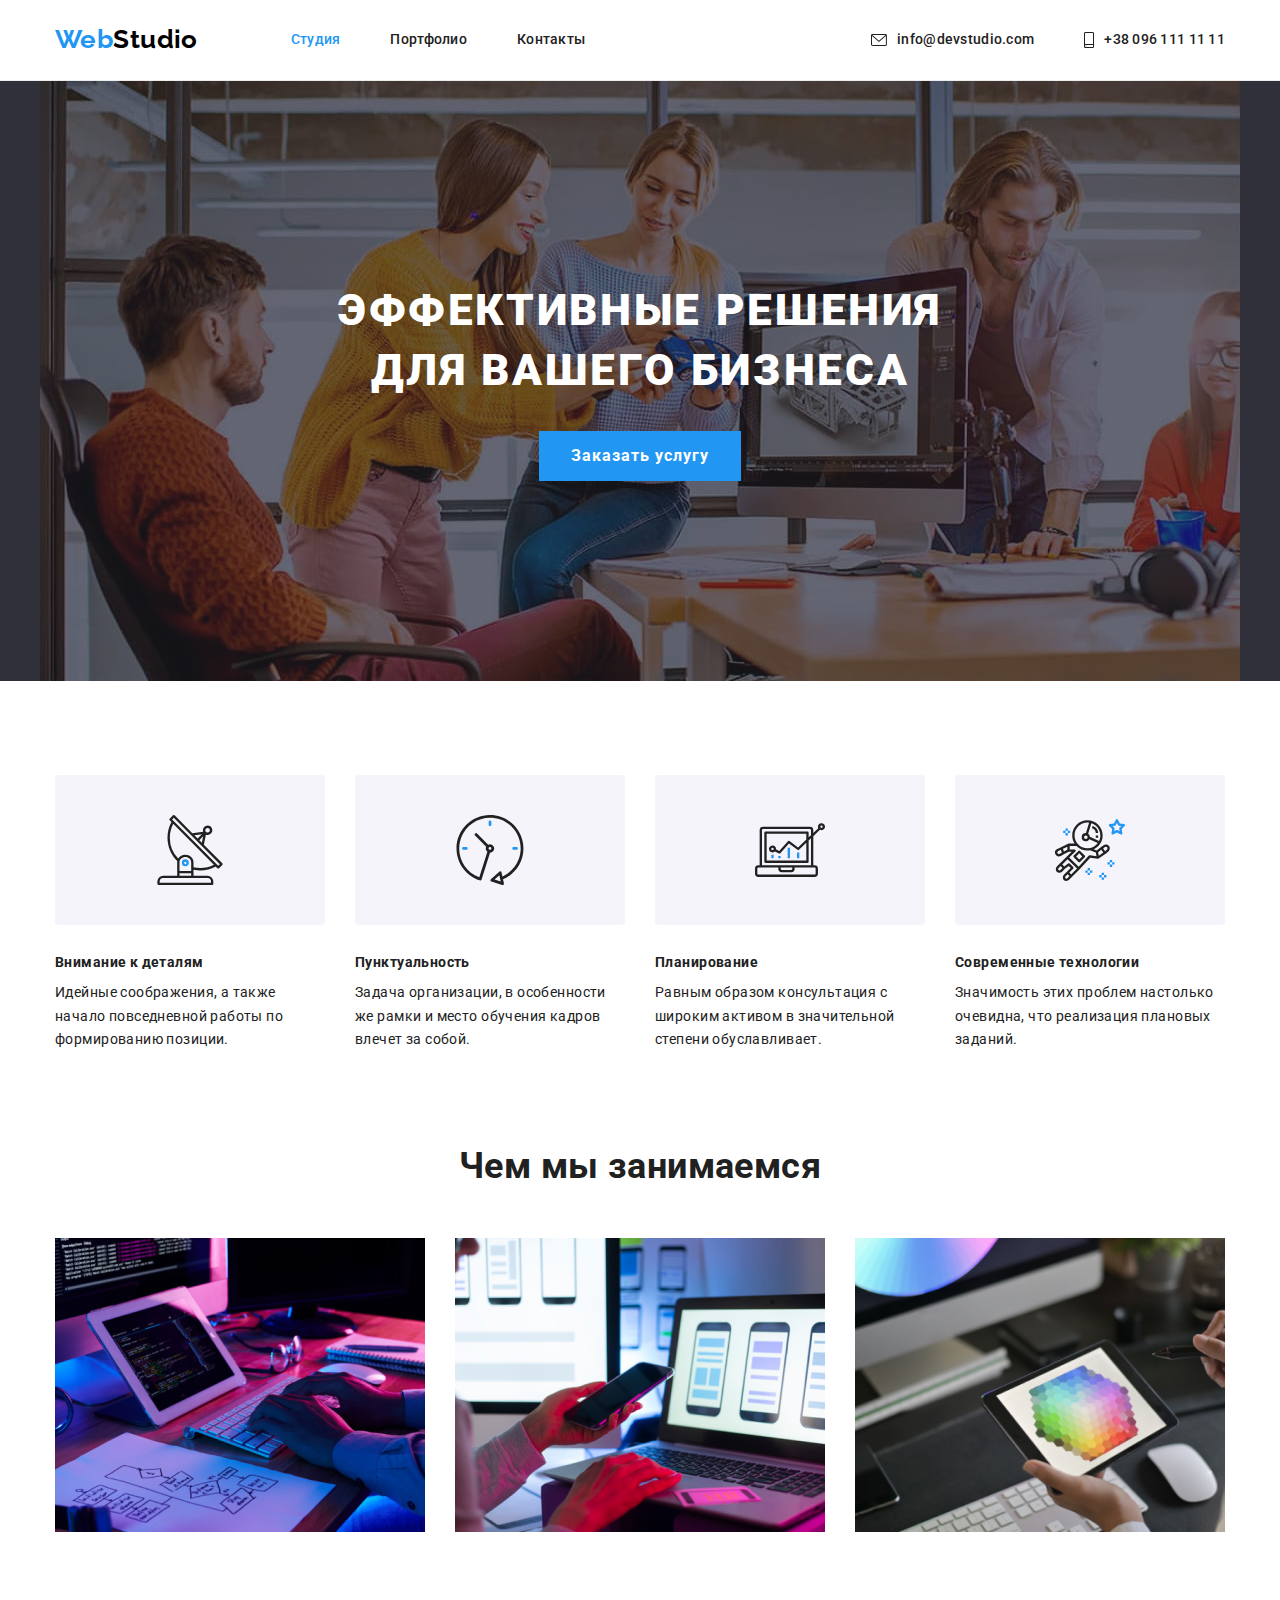
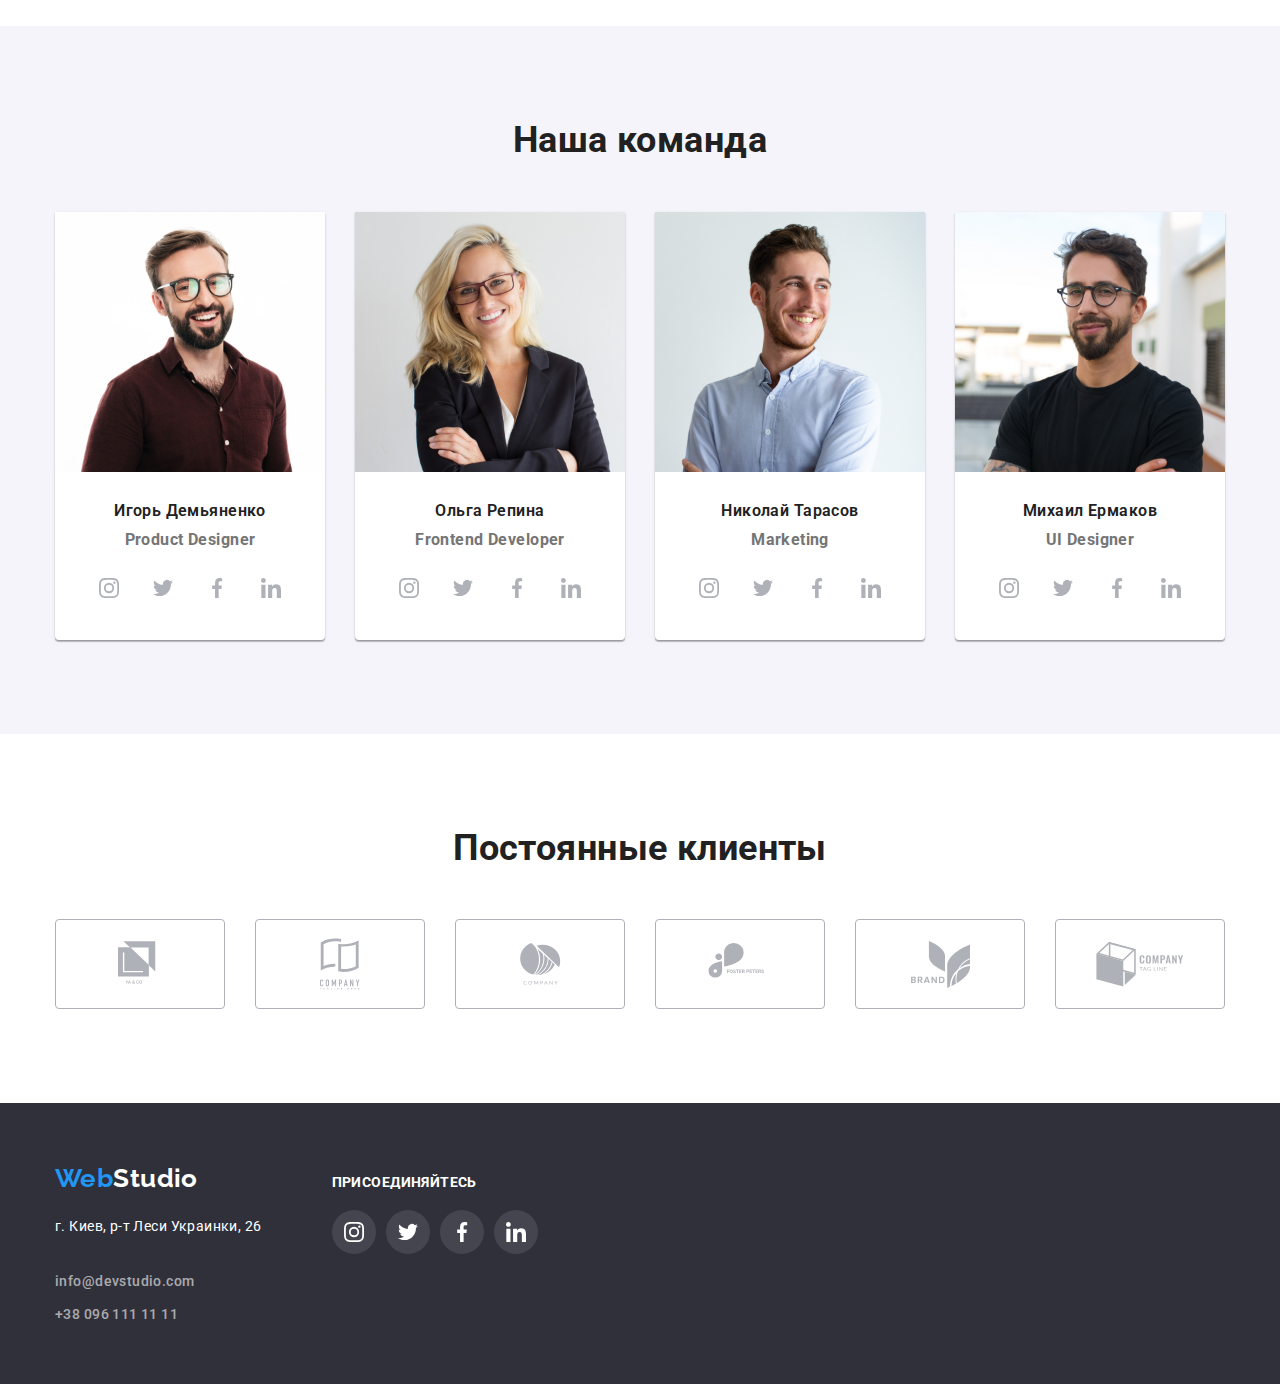
<file: index.html>
<!DOCTYPE html>
<html lang="ru">
  <head>
    <meta charset="UTF-8" />
    <meta name="viewport" content="width=device-width, initial-scale=1.0" />
    <title>WepStudio</title>
    <link rel="preconnect" href="https://fonts.gstatic.com" />
    <link
      href="https://fonts.googleapis.com/css2?family=Raleway:wght@700&family=Roboto:wght@400;700;900&display=swap"
      rel="stylesheet"
    />
    <link rel="stylesheet" href="./css/modern-normalize.css" />
    <link rel="stylesheet" href="./css/styles.css" />
  </head>
  <body>
    <!-- Шапка сайта -->
    <header class="page-header">
      <!-- ===CONTAINER=== -->
      <div class="container">
        <nav class="header-nav">
          <a href="./index.html" class="logo"
            ><span class="logo-web">Web</span>Studio</a
          >

          <ul class="site-nav">
            <li class="item">
              <a href="./index.html" class="link current">Студия</a>
            </li>
            <li class="item">
              <a href="./portfolio.html" class="link">Портфолио</a>
            </li>
            <li class="item"><a href="" class="link">Контакты</a></li>
          </ul>
        </nav>

        <ul class="site-nav-contacts">
          <li class="item">
            <a href="mailto:info@devstudio.com" class="link">
              <svg class="mailto-icon" width="16px" height="12px">
                <use href="./images/icons2.svg#icon-envelope"></use></svg
              >info@devstudio.com</a
            >
          </li>
          <li class="item">
            <a href="tel:+380961111111" class="link">
              <svg class="tel-icon" width="10px" height="16px">
                <use href="./images/icons2.svg#icon-smartphone"></use></svg
              >+38 096 111 11 11</a
            >
          </li>
        </ul>
      </div>
    </header>

    <main>
      <!-- Герой -->
      <!-- ===CONTAINER=== -->

      <section class="hero">
        <div class="container">
          <h1 class="hero-title">
            ЭФФЕКТИВНЫЕ РЕШЕНИЯ <br />ДЛЯ ВАШЕГО БИЗНЕСА
          </h1>
          <a href="" class="hero-studio">Заказать услугу</a>
        </div>
      </section>
      <!-- Особенности -->
      <!-- ===CONTAINER=== -->

      <section class="section">
        <div class="container">
          <!-- <h2>Особенности</h2> -->

          <ul class="feature">
            <li class="item">
              <div class="container-icon">
                <svg class="feature-icon">
                  <use href="./images/icons2.svg#icon-antenna"></use>
                </svg>
              </div>

              <h3 class="section-title heading">Внимание к деталям</h3>
              <p class="text">
                Идейные соображения, а также начало повседневной работы по
                формированию позиции.
              </p>
            </li>
            <li class="item">
              <div class="container-icon">
                <svg class="feature-icon">
                  <use href="./images/icons2.svg#icon-clock"></use>
                </svg>
              </div>

              <h3 class="section-title heading">Пунктуальность</h3>
              <p class="text">
                Задача организации, в особенности же рамки и место обучения
                кадров влечет за собой.
              </p>
            </li>
            <li class="item">
              <div class="container-icon">
                <svg class="feature-icon">
                  <use href="./images/icons2.svg#icon-diagram"></use>
                </svg>
              </div>

              <h3 class="section-title heading">Планирование</h3>
              <p class="text">
                Равным образом консультация с широким активом в значительной
                степени обуславливает.
              </p>
            </li>
            <li class="item">
              <div class="container-icon">
                <svg class="feature-icon">
                  <use href="./images/icons2.svg#icon-astronaut"></use>
                </svg>
              </div>

              <h3 class="section-title heading">Современные технологии</h3>
              <p class="text">
                Значимость этих проблем настолько очевидна, что реализация
                плановых заданий.
              </p>
            </li>
          </ul>
        </div>
      </section>

      <!-- Чем мы занимаемся -->
      <!-- ===CONTAINER=== -->
      <section class="section">
        <div class="container">
          <h3 class="section-heading">Чем мы занимаемся</h3>

          <ul class="card-set">
            <li class="item">
              <img src="./images/box1.png" alt="бокс1" width="370" />
            </li>
            <li class="item">
              <img src="./images/box2.png" alt="бокс2" width="370" />
            </li>
            <li class="item">
              <img src="./images/box3.png" alt="бокс3" width="370" />
            </li>
          </ul>
        </div>
      </section>

      <!-- Наша команда -->
      <!-- ===CONTAINER=== -->

      <section class="section-command">
        <div class="container">
          <h3 class="section-heading">Наша команда</h3>

          <ul class="card-group">
            <li class="item">
              <a href="" class="card-group-link"
                ><img
                  src="./images/member1.jpg"
                  alt="Игорь Демьяненко"
                  width="270"
                />
                <h3 class="section-title-group">Игорь Демьяненко</h3>
                <p class="text-group">Product Designer</p>
              </a>
              <div class="social">
                <ul class="social-list">
                  <li class="social-link-icon">
                    <a href="" class="social-link">
                      <svg class="social-icon" width="20px" height="20px">
                        <use href="./images/icons2.svg#icon-instagram"></use>
                      </svg>
                    </a>
                  </li>
                  <li class="social-link-icon">
                    <a href="" class="social-link">
                      <svg class="social-icon" width="20px" height="20px">
                        <use href="./images/icons2.svg#icon-twitter"></use>
                      </svg>
                    </a>
                  </li>
                  <li class="social-link-icon">
                    <a href="" class="social-link">
                      <svg class="social-icon" width="20px" height="20px">
                        <use href="./images/icons2.svg#icon-facebook"></use>
                      </svg>
                    </a>
                  </li>
                  <li class="social-link-icon">
                    <a href="" class="social-link">
                      <svg class="social-icon" width="20px" height="20px">
                        <use href="./images/icons2.svg#icon-linkedin"></use>
                      </svg>
                    </a>
                  </li>
                </ul>
              </div>
            </li>

            <li class="item">
              <a href="" class="card-group-link"
                ><img src="./images/member2.jpg" alt="Ольга Репина" width="270"
              /></a>
              <h3 class="section-title-group">Ольга Репина</h3>
              <p class="text-group">Frontend Developer</p>
              <div class="social">
                <ul class="social-list">
                  <li class="social-link-icon">
                    <a href="" class="social-link">
                      <svg class="social-icon" width="20px" height="20px">
                        <use href="./images/icons2.svg#icon-instagram"></use>
                      </svg>
                    </a>
                  </li>
                  <li class="social-link-icon">
                    <a href="" class="social-link">
                      <svg class="social-icon" width="20px" height="20px">
                        <use href="./images/icons2.svg#icon-twitter"></use>
                      </svg>
                    </a>
                  </li>
                  <li class="social-link-icon">
                    <a href="" class="social-link">
                      <svg class="social-icon" width="20px" height="20px">
                        <use href="./images/icons2.svg#icon-facebook"></use>
                      </svg>
                    </a>
                  </li>
                  <li class="social-link-icon">
                    <a href="" class="social-link">
                      <svg class="social-icon" width="20px" height="20px">
                        <use href="./images/icons2.svg#icon-linkedin"></use>
                      </svg>
                    </a>
                  </li>
                </ul>
              </div>
            </li>

            <li class="item">
              <a href="" class="card-group-link"
                ><img
                  src="./images/member3.jpg"
                  alt="Николай Тарасов"
                  width="270"
              /></a>
              <h3 class="section-title-group">Николай Тарасов</h3>
              <p class="text-group">Marketing</p>
              <div class="social">
                <ul class="social-list">
                  <li class="social-link-icon">
                    <a href="" class="social-link">
                      <svg class="social-icon" width="20px" height="20px">
                        <use href="./images/icons2.svg#icon-instagram"></use>
                      </svg>
                    </a>
                  </li>
                  <li class="social-link-icon">
                    <a href="" class="social-link">
                      <svg class="social-icon" width="20px" height="20px">
                        <use href="./images/icons2.svg#icon-twitter"></use>
                      </svg>
                    </a>
                  </li>
                  <li class="social-link-icon">
                    <a href="" class="social-link">
                      <svg class="social-icon" width="20px" height="20px">
                        <use href="./images/icons2.svg#icon-facebook"></use>
                      </svg>
                    </a>
                  </li>
                  <li class="social-link-icon">
                    <a href="" class="social-link">
                      <svg class="social-icon" width="20px" height="20px">
                        <use href="./images/icons2.svg#icon-linkedin"></use>
                      </svg>
                    </a>
                  </li>
                </ul>
              </div>
            </li>
            <li class="item">
              <a href="" class="card-group-link"
                ><img
                  src="./images/member4.jpg"
                  alt="Михаил Ермаков"
                  width="270"
              /></a>
              <h3 class="section-title-group">Михаил Ермаков</h3>
              <p class="text-group">UI Designer</p>
              <div class="social">
                <ul class="social-list">
                  <li class="social-link-icon">
                    <a href="" class="social-link">
                      <svg class="social-icon" width="20px" height="20px">
                        <use href="./images/icons2.svg#icon-instagram"></use>
                      </svg>
                    </a>
                  </li>
                  <li class="social-link-icon">
                    <a href="" class="social-link">
                      <svg class="social-icon" width="20px" height="20px">
                        <use href="./images/icons2.svg#icon-twitter"></use>
                      </svg>
                    </a>
                  </li>
                  <li class="social-link-icon">
                    <a href="" class="social-link">
                      <svg class="social-icon" width="20px" height="20px">
                        <use href="./images/icons2.svg#icon-facebook"></use>
                      </svg>
                    </a>
                  </li>
                  <li class="social-link-icon">
                    <a href="" class="social-link">
                      <svg class="social-icon" width="20px" height="20px">
                        <use href="./images/icons2.svg#icon-linkedin"></use>
                      </svg>
                    </a>
                  </li>
                </ul>
              </div>
            </li>
          </ul>
        </div>
      </section>

      <!-- Постоянные клиенты -->
      <section class="container">
        <div class="client-container">
          <h2 class="title-client">Постоянные клиенты</h2>

          <ul class="client-list">
            <li class="client-item">
              <a href="" class="client-link">
                <svg class="client-icon" width="44" height="50">
                  <use href="./images/icons2.svg#icon-logo1"></use>
                </svg>
              </a>
            </li>
            <li class="client-item">
              <a href="" class="client-link">
                <svg class="client-icon" width="40" height="52">
                  <use href="./images/icons2.svg#icon-logo2"></use>
                </svg>
              </a>
            </li>
            <li class="client-item">
              <a href="" class="client-link">
                <svg class="client-icon" width="41" height="42">
                  <use href="./images/icons2.svg#icon-logo3"></use>
                </svg>
              </a>
            </li>
            <li class="client-item">
              <a href="" class="client-link">
                <svg class="client-icon" width="80" height="42">
                  <use href="./images/icons2.svg#icon-logo4"></use>
                </svg>
              </a>
            </li>
            <li class="client-item">
              <a href="" class="client-link">
                <svg class="client-icon" width="59" height="47">
                  <use href="./images/icons2.svg#icon-logo5"></use>
                </svg>
              </a>
            </li>
            <li class="client-item">
              <a href="" class="client-link">
                <svg class="client-icon" width="88" height="45">
                  <use href="./images/icons2.svg#icon-logo6"></use>
                </svg>
              </a>
            </li>
          </ul>
        </div>
      </section>
    </main>

    <!-- Футер -->
    <!-- ===CONTAINER=== -->

    <footer class="footer">
      <div class="container">
        <div class="adress-container">
          <a href="./index.html" class="footer-logo"
            ><span class="logo-web">Web</span>Studio</a
          >

          <address id="contacts" class="cont-adress">
            г. Киев, р-т Леси Украинки, 26 <br />
          </address>

          <address class="cont-adress">
            <ul class="footer-contacts">
              <li class="item">
                <a href="mailto:info@devstudio.com" class="link"
                  >info@devstudio.com</a
                >
              </li>
              <li class="item">
                <a href="tel:+380961111111" class="link">+38 096 111 11 11</a>
              </li>
            </ul>
          </address>
        </div>
        <div class="social-footer">
          <h2 class="title-footer">присоединяйтесь</h2>

          <!-- Соц сети -->
          <div>
            <ul class="social-list-footer">
              <li class="social-link-icon-footer">
                <a href="" class="social-link">
                  <svg class="social-icon-foot" width="20px" height="20px">
                    <use href="./images/icons2.svg#icon-instagram"></use>
                  </svg>
                </a>
              </li>
              <li class="social-link-icon-footer">
                <a href="" class="social-link">
                  <svg class="social-icon-foot" width="20px" height="20px">
                    <use href="./images/icons2.svg#icon-twitter"></use>
                  </svg>
                </a>
              </li>
              <li class="social-link-icon-footer">
                <a href="" class="social-link">
                  <svg class="social-icon-foot" width="20px" height="20px">
                    <use href="./images/icons2.svg#icon-facebook"></use>
                  </svg>
                </a>
              </li>
              <li class="social-link-icon-footer">
                <a href="" class="social-link">
                  <svg class="social-icon-foot" width="20px" height="20px">
                    <use href="./images/icons2.svg#icon-linkedin"></use>
                  </svg>
                </a>
              </li>
            </ul>
          </div>
        </div>
      </div>
    </footer>
  </body>
</html>
</file>
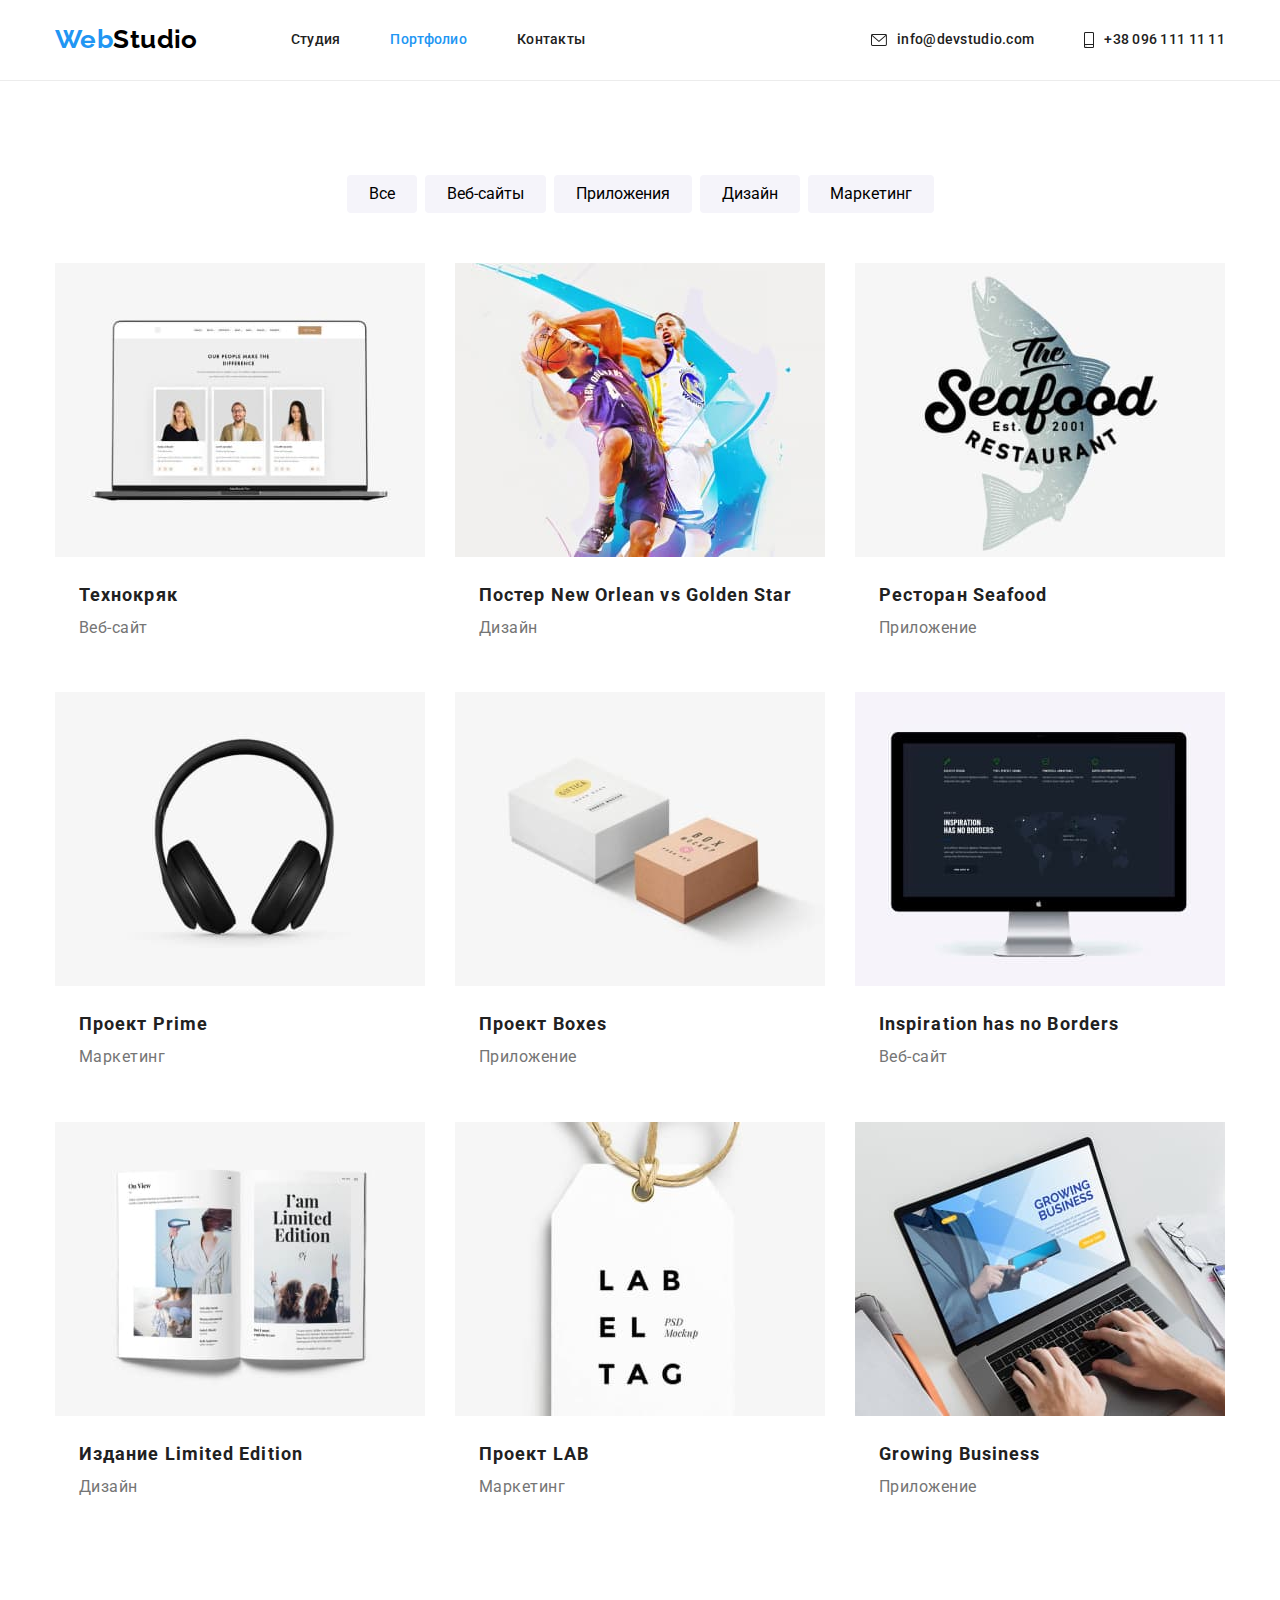
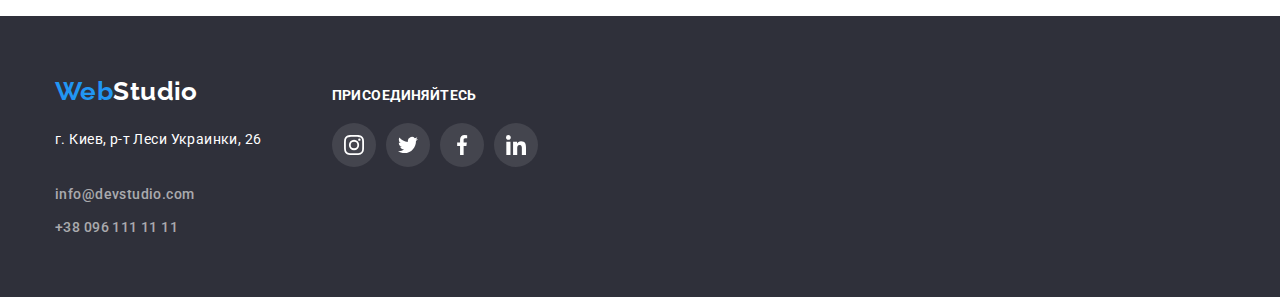
<file: portfolio.html>
<!DOCTYPE html>
<html lang="ru">
  <head>
    <meta charset="UTF-8" />
    <meta name="viewport" content="width=device-width, initial-scale=1.0" />
    <title>WepStudio</title>
    <link rel="preconnect" href="https://fonts.gstatic.com" />
    <link
      href="https://fonts.googleapis.com/css2?family=Raleway:wght@700&family=Roboto:wght@400;700;900&display=swap"
      rel="stylesheet"
    />
    <link rel="stylesheet" href="./css/modern-normalize.css" />
    <link rel="stylesheet" href="./css/styles.css" />
  </head>
  <body>
    <!-- Шапка сайта -->
    <header class="page-header">
      <!-- ===CONTAINER=== -->
      <div class="container">
        <nav class="header-nav">
          <a href="./index.html" class="logo"
            ><span class="logo-web">Web</span>Studio</a
          >

          <ul class="site-nav">
            <li class="item">
              <a href="./index.html" class="link">Студия</a>
            </li>
            <li class="item">
              <a href="./portfolio.html" class="link current">Портфолио</a>
            </li>
            <li class="item"><a href="" class="link">Контакты</a></li>
          </ul>
        </nav>

        <ul class="site-nav-contacts">
          <li class="item">
            <a href="mailto:info@devstudio.com" class="link">
              <svg class="mailto-icon" width="16px" height="12px">
                <use href="./images/icons2.svg#icon-envelope"></use></svg
              >info@devstudio.com</a
            >
          </li>
          <li class="item">
            <a href="tel:+380961111111" class="link">
              <svg class="tel-icon" width="10px" height="16px">
                <use href="./images/icons2.svg#icon-smartphone"></use></svg
              >+38 096 111 11 11</a
            >
          </li>
        </ul>
      </div>
    </header>

    <main>
      <!-- Портфолио   -->
      <div class="container">
        <section class="projects-section">
          <!-- <h1>Фильтр кнопки</h1> -->
          <ul class="btn">
            <li class="item">
              <button type="button" class="btn-filter">Все</button>
            </li>
            <li class="item">
              <button type="button" class="btn-filter">Веб-сайты</button>
            </li>
            <li class="item">
              <button type="button" class="btn-filter">Приложения</button>
            </li>
            <li class="item">
              <button type="button" class="btn-filter">Дизайн</button>
            </li>
            <li class="item">
              <button type="button" class="btn-filter">Маркетинг</button>
            </li>
          </ul>

          <!-- Работы  -->

          <ul class="card-work">
            <li class="item">
              <a href=""
                ><img
                  src="./images/example of work1.jpg"
                  alt="Технокряк"
                  width="370"
                />
              </a>
              <div class="card-section">
                <h2 class="section-work">Технокряк</h2>
                <p class="work-text">Веб-сайт</p>
              </div>
            </li>
            <li class="item">
              <a href=""
                ><img
                  src="./images/example of work2.jpg"
                  alt="Постер New Orlean vs Golden Star"
                  width="370"
              /></a>
              <div class="card-section">
                <h2 class="section-work">Постер New Orlean vs Golden Star</h2>
                <p class="work-text">Дизайн</p>
              </div>
            </li>
            <li class="item">
              <a href=""
                ><img
                  src="./images/example of work3.jpg"
                  alt="Ресторан Seafood"
                  width="370"
              /></a>
              <div class="card-section">
                <h2 class="section-work">Ресторан Seafood</h2>
                <p class="work-text">Приложение</p>
              </div>
            </li>
            <li class="item">
              <a href=""
                ><img
                  src="./images/example of work4.jpg"
                  alt="Проект Prime"
                  width="370"
              /></a>
              <div class="card-section">
                <h2 class="section-work">Проект Prime</h2>
                <p class="work-text">Маркетинг</p>
              </div>
            </li>
            <li class="item">
              <a href=""
                ><img
                  src="./images/example of work5.jpg"
                  alt="Проект Boxes"
                  width="370"
              /></a>
              <div class="card-section">
                <h2 class="section-work">Проект Boxes</h2>
                <p class="work-text">Приложение</p>
              </div>
            </li>
            <li class="item">
              <a href=""
                ><img
                  src="./images/example of work6.jpg"
                  alt="Inspiration has no Borders"
                  width="370"
              /></a>
              <div class="card-section">
                <h2 class="section-work">Inspiration has no Borders</h2>
                <p class="work-text">Веб-сайт</p>
              </div>
            </li>
            <li class="item">
              <a href=""
                ><img
                  src="./images/example of work7.jpg"
                  alt="Издание Limited Edition"
                  width="370"
              /></a>
              <div class="card-section">
                <h2 class="section-work">Издание Limited Edition</h2>
                <p class="work-text">Дизайн</p>
              </div>
            </li>
            <li class="item">
              <a href=""
                ><img
                  src="./images/example of work8.jpg"
                  alt="Проект LAB"
                  width="370"
              /></a>
              <div class="card-section">
                <h2 class="section-work">Проект LAB</h2>
                <p class="work-text">Маркетинг</p>
              </div>
            </li>
            <li class="item">
              <a href=""
                ><img
                  src="./images/example of work9.jpg"
                  alt="Growing Business"
                  width="370"
              /></a>
              <div class="card-section">
                <h2 class="section-work">Growing Business</h2>
                <p class="work-text">Приложение</p>
              </div>
            </li>
          </ul>
        </section>
      </div>
    </main>
    <!-- Футер -->
    <!-- ===CONTAINER=== -->

    <footer class="footer">
      <div class="container">
        <div class="adress-container">
          <a href="./index.html" class="footer-logo"
            ><span class="logo-web">Web</span>Studio</a
          >

          <address id="contacts" class="cont-adress">
            г. Киев, р-т Леси Украинки, 26 <br />
          </address>

          <address class="cont-adress">
            <ul class="footer-contacts">
              <li class="item">
                <a href="mailto:info@devstudio.com" class="link"
                  >info@devstudio.com</a
                >
              </li>
              <li class="item">
                <a href="tel:+380961111111" class="link">+38 096 111 11 11</a>
              </li>
            </ul>
          </address>
        </div>
        <div class="social-footer">
          <h2 class="title-footer">присоединяйтесь</h2>

          <!-- Соц сети -->
          <div>
            <ul class="social-list-footer">
              <li class="social-link-icon-footer">
                <a href="" class="social-link">
                  <svg class="social-icon-foot" width="20px" height="20px">
                    <use href="./images/icons2.svg#icon-instagram"></use>
                  </svg>
                </a>
              </li>
              <li class="social-link-icon-footer">
                <a href="" class="social-link">
                  <svg class="social-icon-foot" width="20px" height="20px">
                    <use href="./images/icons2.svg#icon-twitter"></use>
                  </svg>
                </a>
              </li>
              <li class="social-link-icon-footer">
                <a href="" class="social-link">
                  <svg class="social-icon-foot" width="20px" height="20px">
                    <use href="./images/icons2.svg#icon-facebook"></use>
                  </svg>
                </a>
              </li>
              <li class="social-link-icon-footer">
                <a href="" class="social-link">
                  <svg class="social-icon-foot" width="20px" height="20px">
                    <use href="./images/icons2.svg#icon-linkedin"></use>
                  </svg>
                </a>
              </li>
            </ul>
          </div>
        </div>
      </div>
    </footer>
  </body>
</html>
</file>
<file: css/styles.css>
/* основной цвет текста #757575 */
/* вторичный цвет текста #212121 */

h1,
h2,
h3,
h4,
h5,
h6,
p {
  margin-top: 0;
  margin-bottom: 0;
  color: #212121;
}

img {
  display: block;
  max-width: 100%;
  height: auto;
}

*,
*::before,
*::after {
  box-sizing: border-box;
}

:root {
  --primary-text-color: #757575;
  --tittle-text-color: #212121;
}

body {
  background-color: #ffffff;
  color: var(--primary-text-color);
  font-family: Roboto, sans-serif;
  font-size: 14px;
  line-height: 1.7;
  letter-spacing: 0.03em;
}

/* ====Контейнер==== */
.container {
  /* outline: 2px solid black; */
  width: 1200px;
  margin: 0 auto;
  padding: 0 15px;
}

.logo {
  color: #000000;
  font-family: Raleway, sans-serif;
  font-weight: bold;
  font-size: 26px;
  line-height: 1.19;
  text-decoration: none;
  padding-top: 24px;
  padding-bottom: 25px;
}

.logo-web {
  color: #2196f3;
}

ul {
  padding: 0;
  margin: 0;
  list-style: none;
}

/* ===Header=== */
.page-header {
  border-bottom: 1px solid #ececec;
}

.page-header .container {
  display: flex;
  align-items: center;
  margin-bottom: 0;
  justify-content: space-between;
}

.header-nav {
  display: flex;
  align-items: center;
}

.site-nav > .item:not(:last-child) {
  margin-right: 50px;
}

.site-nav {
  display: flex;
  margin-left: 93px;
}

.site-nav-contacts {
  display: flex;
  align-items: center;
}

.site-nav-contacts > .item:not(:last-child) {
  margin-right: 50px;
}

/* Site nav */

.site-nav .link,
.site-nav-contacts .link,
.footer-contacts .link {
  color: var(--tittle-text-color);
  font-weight: 500;
  font-size: 14px;
  line-height: 1.14;
  letter-spacing: 0.02em;
  text-decoration: none;
}

.site-nav-contacts .link:hover,
.site-nav-contacts .link:focus {
  color: #2196f3;
}

.site-nav .link:hover,
.site-nav .link:focus {
  color: #2196f3;
}

.site-nav .link.current {
  color: #2196f3;
}

.item .link {
  display: flex;
  align-items: center;
}

.mailto-icon,
.tel-icon {
  margin-right: 10px;
  fill: currentColor;
}

/* hero */
.hero {
  background-color: #2f303a;

  background-repeat: no-repeat;
  background-position: center;
}

.hero .container {
  max-width: 1600px;
  min-height: 600px;
  margin-left: auto;
  margin-right: auto;
  text-align: center;
  display: flex;
  flex-direction: column;
  justify-content: center;
  align-items: center;
  background-image: linear-gradient(
      to right,
      rgba(47, 48, 58, 0.4),
      rgba(47, 48, 58, 0.4)
    ),
    url('../images/hero.jpg');
}

.hero-title {
  color: #ffffff;
  font-weight: 900;
  font-size: 44px;
  line-height: 1.36;

  letter-spacing: 0.06em;
  text-align: center;
  margin-top: 200px;
  margin-bottom: 30px;
}

/* Кнопка заказать услугу */
.hero-studio {
  display: block;
  margin-bottom: 200px;
  padding: 10px 32px;
  text-decoration: none;
  font-weight: 700;
  color: #ffffff;
  font-size: 16px;
  line-height: 1.87;
  letter-spacing: 0.06em;
  background-color: #2196f3;
  border: none;
  text-align: center;
}

/* Section  */

/* ====Особенности==== */

.section {
  padding-top: 94px;
}

.section-title.heading {
  padding-top: 30px;
}

.container-icon {
  display: block;
  flex-wrap: wrap;
  background-color: #f5f4fa;
  border-radius: 4px;
}

.feature-icon {
  width: 70px;
  margin: auto;
  display: flex;
}

.feature {
  display: flex;
  flex-wrap: wrap;

  margin-left: -30px;
}

.feature > .item {
  flex-basis: calc(100% / 4 - 30px);
  margin-left: 30px;
}

.card-set {
  display: flex;
  flex-wrap: wrap;
  padding-bottom: 94px;
  padding-top: 50px;
  margin-left: -30px;
}

.card-set > .item {
  flex-basis: calc(100% / 3 - 30px);
  margin-left: 30px;
}

.section-heading,
.section-title-group,
.text-group,
.title-client {
  color: #212121;
  font-weight: 700;
  font-size: 36px;
  line-height: 1.16;
  text-align: center;
}

.card-group {
  padding-bottom: 16px;
}

.section-title {
  margin-top: 0;
  margin-bottom: 10px;
  color: var(--tittle-text-color);
  font-weight: 700;
  font-size: 14px;
  line-height: 1.14;
}

.section .text {
  margin-top: 0;
  margin-bottom: 0;
  font-weight: 400;
  font-size: 14px;
  line-height: 1.7;
}

.section-title-group {
  color: #212121;
  font-weight: 600;
  font-size: 16px;
  line-height: 1.18;
  padding-top: 30px;
  padding-bottom: 10px;
}

.card-group .item,
.card-group-link {
  background-color: #ffffff;
  text-decoration: none;
}

.card-group {
  display: flex;
  flex-wrap: wrap;
  padding-top: 50px;
  padding-bottom: 94px;
  margin-left: -30px;
}

.card-group > .item {
  flex-basis: calc(100% / 4 - 30px);
  margin-left: 30px;
}

.section-command {
  background-color: #f5f4fa;
}

.section-command .container {
  padding-top: 94px;
}

.section-command .text-group {
  color: #757575;
  font-size: 16px;
  line-height: 1.18;
}

.section-command .item {
  box-shadow: 0px 1px 3px rgba(0, 0, 0, 0.12), 0px 1px 1px rgba(0, 0, 0, 0.14),
    0px 2px 1px rgba(0, 0, 0, 0.2);
  border-radius: 0px 0px 4px 4px;
}

.social-list {
  display: flex;
  justify-content: space-between;
  text-align: center;
  padding: 16px 32px 30px 32px;
}

.social-link {
  display: flex;
  align-items: center;
  justify-content: center;
  border-radius: 50%;
  width: 44px;
  height: 44px;
  fill: #afb1b8;
}

.social-link:hover,
.social-link:focus {
  background-color: #2196f3;
  fill: #ffffff;
}

/* Портфолио */
.projects-section {
  padding-top: 94px;
  padding-bottom: 94px;
}

.btn {
  display: flex;
  align-items: center;
  justify-content: center;
  margin-bottom: 50px;
}

/* Кнопки фильтров */
.btn-filter {
  border: none;
  padding: 6px 22px;
  font-size: 16px;
  line-height: 1.6;
  text-align: center;
  border-radius: 4px;
  background: #f5f4fa;
}

.btn .item:not(:last-child) {
  margin-right: 8px;
}

.btn-filter:hover,
.btn-filter:focus {
  color: #ffffff;
  background-color: #2196f3;
  box-shadow: 0px 3px 1px rgba(0, 0, 0, 0.1), 0px 1px 2px rgba(0, 0, 0, 0.08),
    0px 2px 2px rgba(0, 0, 0, 0.12);
  border-radius: 4px;
}

.card-work {
  display: flex;
  flex-wrap: wrap;

  margin-left: -30px;
  margin-top: -30px;
}

.card-work > .item {
  flex-basis: calc((100% - 90px) / 3);
  margin-left: 30px;
  margin-top: 30px;
}

.card-work .item:hover,
.card-work .item:focus {
  box-shadow: 0px 1px 1px rgba(0, 0, 0, 0.12), 0px 4px 4px rgba(0, 0, 0, 0.06),
    1px 4px 6px rgba(0, 0, 0, 0.16);
}

.hero-btn {
  border: none;
}

.card-section {
  padding: 20px 24px;
}

.section-work {
  color: #212121;
  font-weight: 700;
  font-size: 18px;
  line-height: 2;
  letter-spacing: 0.06em;
}

.work-text {
  color: #757575;
  font-size: 16px;
  line-height: 1.87;
  letter-spacing: 0.03em;
}

/* ====Постоянные клиенты=== */

.client-container {
  padding-top: 94px;
  padding-bottom: 94px;
}

.client-list {
  display: flex;
  align-items: center;
  margin-top: 50px;
}

.client-item {
  height: 90px;
  width: 170px;
}

.client-item:not(:first-child) {
  margin-left: 30px;
}

.client-link {
  display: flex;
  align-items: center;
  justify-content: center;
  width: 100%;
  height: 100%;
  border: 1px solid #afb1b8;
  border-radius: 4px;
  fill: #afb1b8;
}

.client-link:hover,
.client-link:focus {
  border: 1px solid #2196f3;
  border-radius: 4px;
  fill: #2196f3;
}

/* ====Footer=== */
.footer {
  background-color: #2f303a;
}

.footer .container {
  display: flex;
  align-items: baseline;
}

.title-footer {
  font-weight: bold;
  font-size: 14px;
  letter-spacing: 0.03em;
  line-height: 16px;
  text-transform: uppercase;
  color: #ffffff;
}

.social-list-footer {
  display: flex;
  justify-content: space-between;
  text-align: center;
  padding-top: 20px;
  width: 206px;
}

.social-footer {
  padding-left: 70px;
  align-items: baseline;
}

.social-icon-foot {
  fill: #ffffff;
}

.social-link-icon-footer {
  background: rgba(255, 255, 255, 0.1);
  border-radius: 50%;
}

.footer .adress-container {
  padding-top: 60px;
  display: flex;
  flex-direction: column;
  justify-content: flex-start;
  align-items: flex-start;
}

.footer-logo {
  color: #ffffff;
  font-family: Raleway, sans-serif;
  font-weight: bold;
  font-size: 26px;
  line-height: 1.19;
  text-decoration: none;
  padding-bottom: 20px;
}

.footer-contacts {
  padding-top: 22px;
  padding-bottom: 58px;
}

.footer-contacts .link {
  font-size: 14px;
  line-height: 24px;

  letter-spacing: 0.03em;

  color: rgba(255, 255, 255, 0.6);
}

.footer-contacts .item {
  padding-top: 9px;
}

.cont-adress {
  font-size: 14px;
  line-height: 24px;
  letter-spacing: 0.03em;
  color: #ffffff;
}

.footer-contacts .link:hover,
.footer-contacts .link:focus {
  color: #2196f3;
}
</file>
